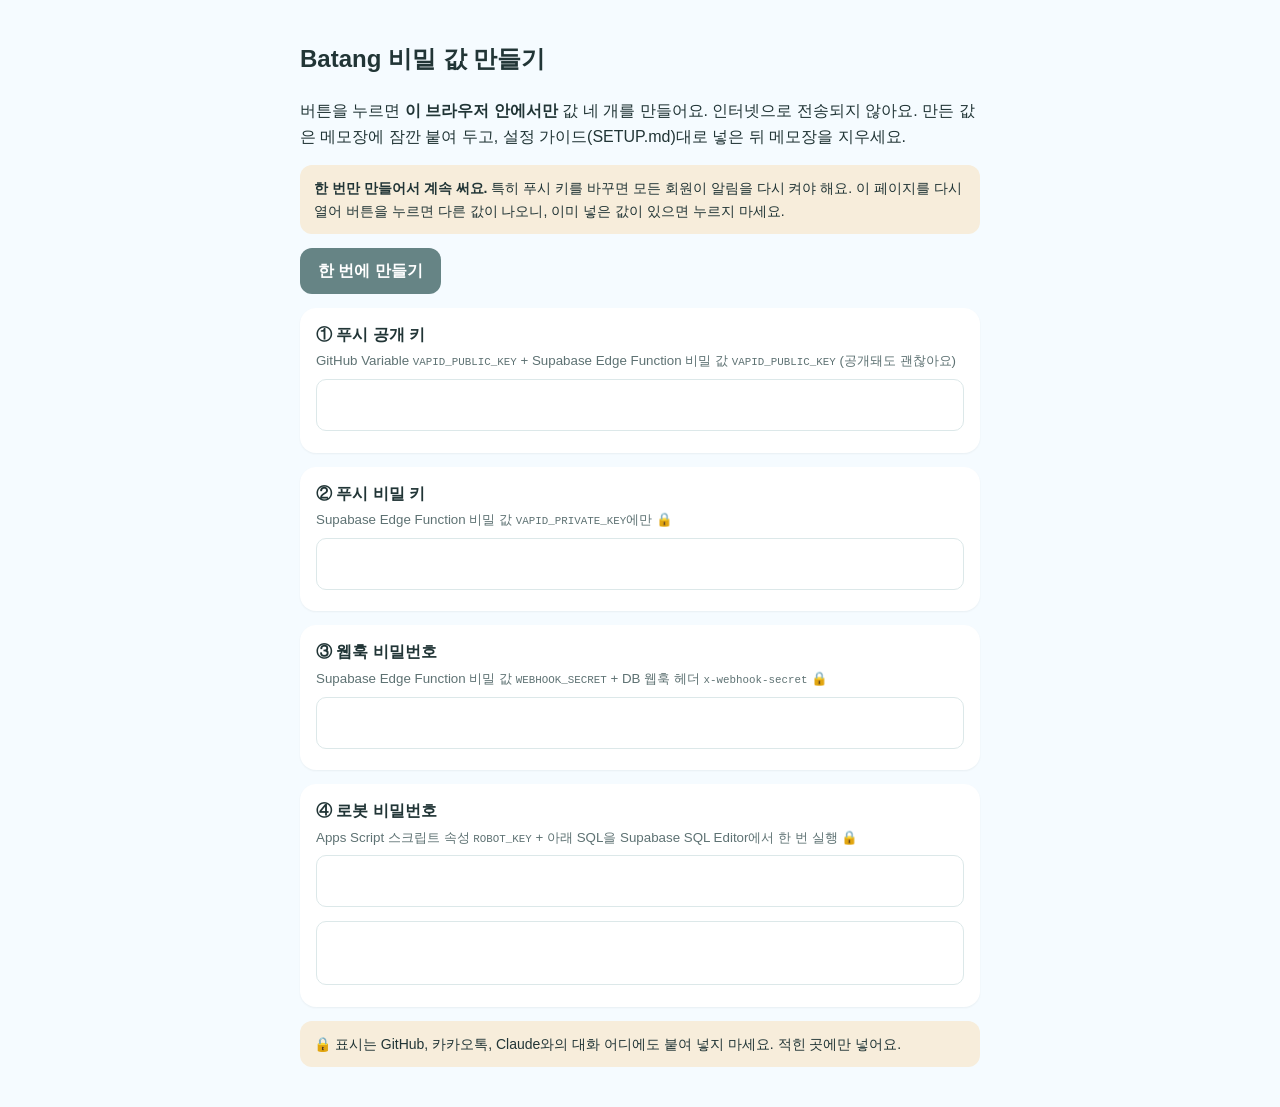
<file: tools/keys.html>
<!DOCTYPE html>
<html lang="ko"><head><meta charset="UTF-8"><meta name="viewport" content="width=device-width, initial-scale=1"><title>Batang 비밀 값 만들기</title>
<style>body{font-family:-apple-system,"Apple SD Gothic Neo","Noto Sans KR",sans-serif;max-width:680px;margin:40px auto;padding:0 20px;line-height:1.6;color:#213536;background:#F5FBFF}
button{font:inherit;padding:10px 18px;border-radius:12px;border:0;background:#668485;color:#fff;font-weight:700;cursor:pointer}
.box{background:#fff;border-radius:16px;padding:14px 16px;margin:14px 0;box-shadow:0 1px 2px rgba(33,53,54,.06)}
.box b{display:block}.box small{color:#5E7273}
textarea{width:100%;box-sizing:border-box;height:52px;font:13px ui-monospace,Menlo,monospace;padding:10px;border-radius:10px;border:1px solid #DCE8E9;margin:6px 0 0;resize:none}
.warn{background:#F7EDDB;border-radius:12px;padding:12px 14px;font-size:14px}</style></head>
<body>
<h2>Batang 비밀 값 만들기</h2>
<p>버튼을 누르면 <b>이 브라우저 안에서만</b> 값 네 개를 만들어요. 인터넷으로 전송되지 않아요.
만든 값은 메모장에 잠깐 붙여 두고, 설정 가이드(SETUP.md)대로 넣은 뒤 메모장을 지우세요.</p>
<p class="warn"><b>한 번만 만들어서 계속 써요.</b> 특히 푸시 키를 바꾸면 모든 회원이 알림을 다시 켜야 해요.
이 페이지를 다시 열어 버튼을 누르면 다른 값이 나오니, 이미 넣은 값이 있으면 누르지 마세요.</p>
<button id="go">한 번에 만들기</button>

<div class="box"><b>① 푸시 공개 키</b><small>GitHub Variable <code>VAPID_PUBLIC_KEY</code> + Supabase Edge Function 비밀 값 <code>VAPID_PUBLIC_KEY</code> (공개돼도 괜찮아요)</small><textarea id="pub" readonly></textarea></div>
<div class="box"><b>② 푸시 비밀 키</b><small>Supabase Edge Function 비밀 값 <code>VAPID_PRIVATE_KEY</code>에만 🔒</small><textarea id="priv" readonly></textarea></div>
<div class="box"><b>③ 웹훅 비밀번호</b><small>Supabase Edge Function 비밀 값 <code>WEBHOOK_SECRET</code> + DB 웹훅 헤더 <code>x-webhook-secret</code> 🔒</small><textarea id="hook" readonly></textarea></div>
<div class="box"><b>④ 로봇 비밀번호</b><small>Apps Script 스크립트 속성 <code>ROBOT_KEY</code> + 아래 SQL을 Supabase SQL Editor에서 한 번 실행 🔒</small><textarea id="robot" readonly></textarea>
<textarea id="robotsql" readonly style="height:64px"></textarea></div>
<p class="warn">🔒 표시는 GitHub, 카카오톡, Claude와의 대화 어디에도 붙여 넣지 마세요. 적힌 곳에만 넣어요.</p>
<script>
function b64u(buf){return btoa(String.fromCharCode.apply(null,new Uint8Array(buf))).replace(/\+/g,'-').replace(/\//g,'_').replace(/=+$/,'');}
function rnd(n){var c='ABCDEFGHJKLMNPQRSTUVWXYZabcdefghijkmnopqrstuvwxyz23456789',a=new Uint32Array(n),s='';crypto.getRandomValues(a);for(var i=0;i<n;i++)s+=c[a[i]%c.length];return s;}
document.getElementById('go').onclick=async function(){
  var k=await crypto.subtle.generateKey({name:'ECDSA',namedCurve:'P-256'},true,['sign','verify']);
  document.getElementById('pub').value=b64u(await crypto.subtle.exportKey('raw',k.publicKey));
  document.getElementById('priv').value=(await crypto.subtle.exportKey('jwk',k.privateKey)).d;
  document.getElementById('hook').value=rnd(40);
  var r=rnd(48);document.getElementById('robot').value=r;
  document.getElementById('robotsql').value="insert into robot_key (secret) values ('"+r+"') on conflict (id) do update set secret = excluded.secret;";
  this.disabled=true;this.textContent='만들었어요';
};
</script>
</body></html>
</file>
